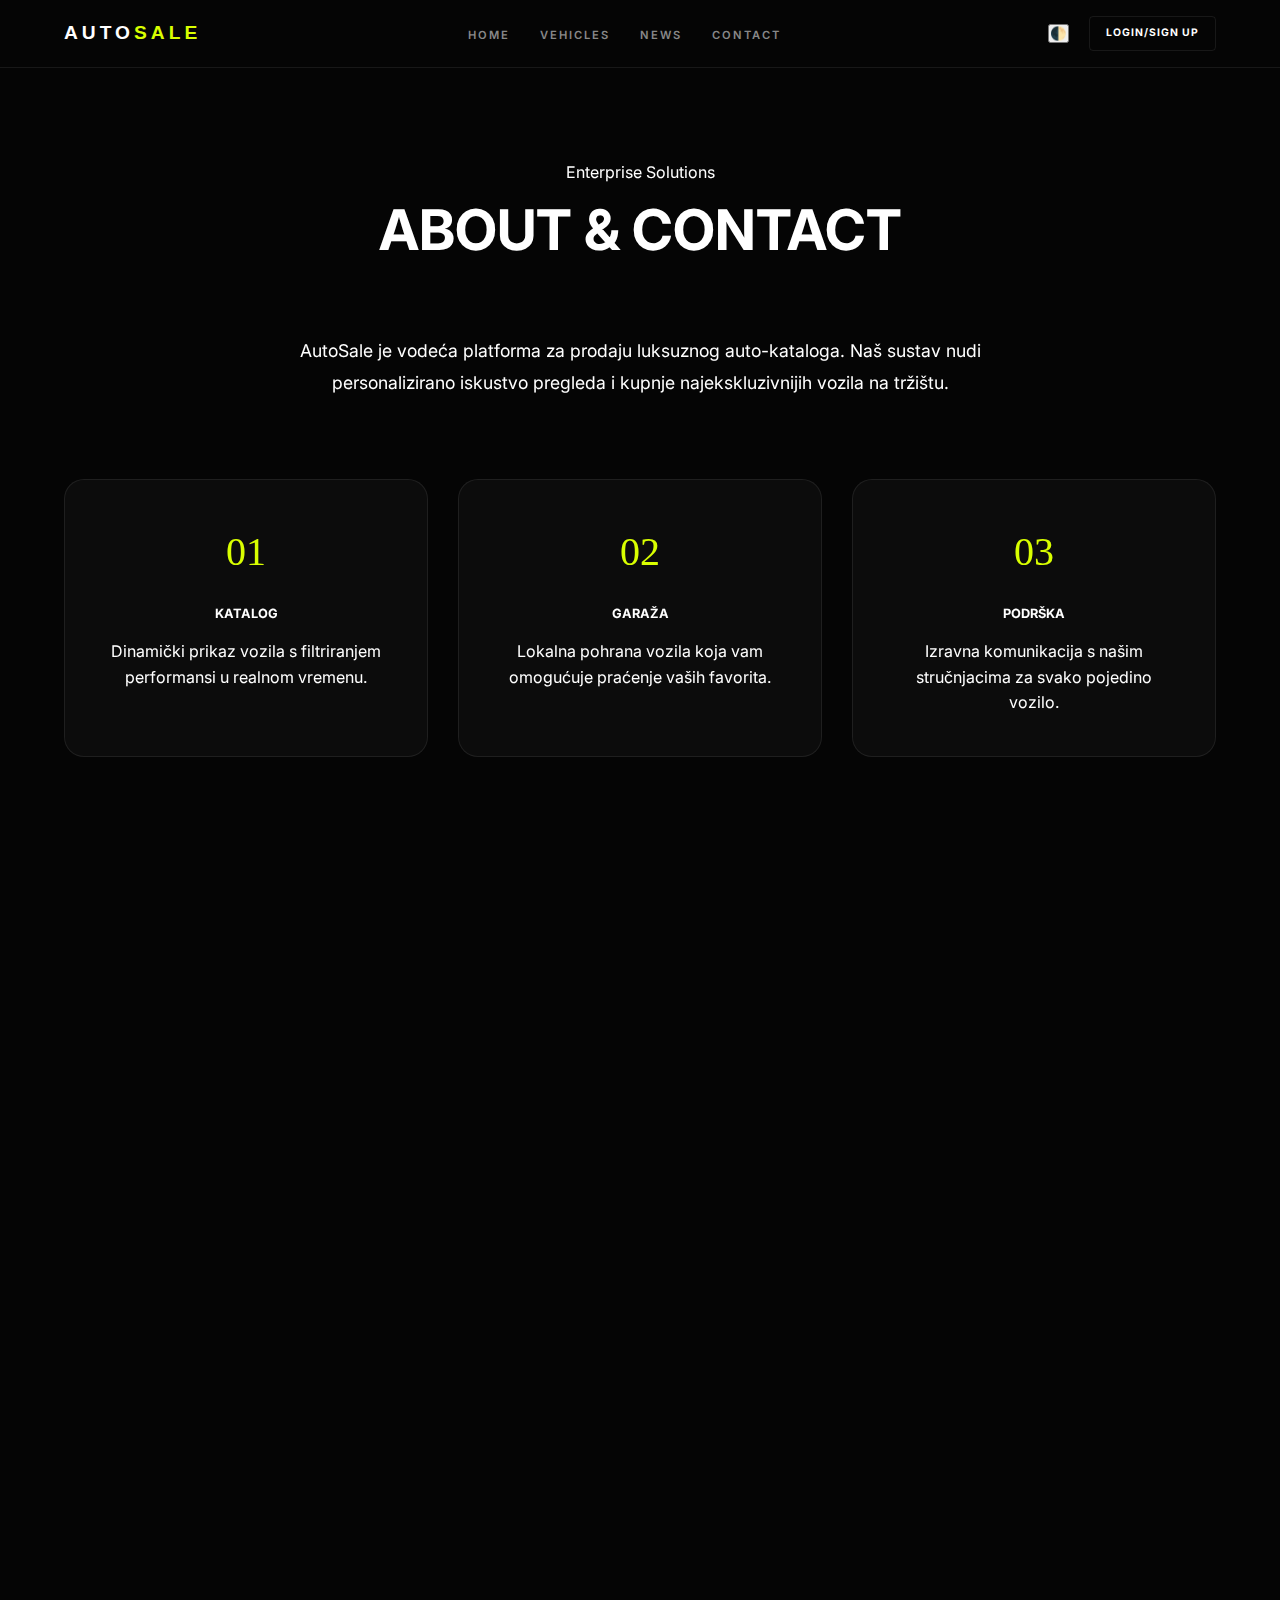
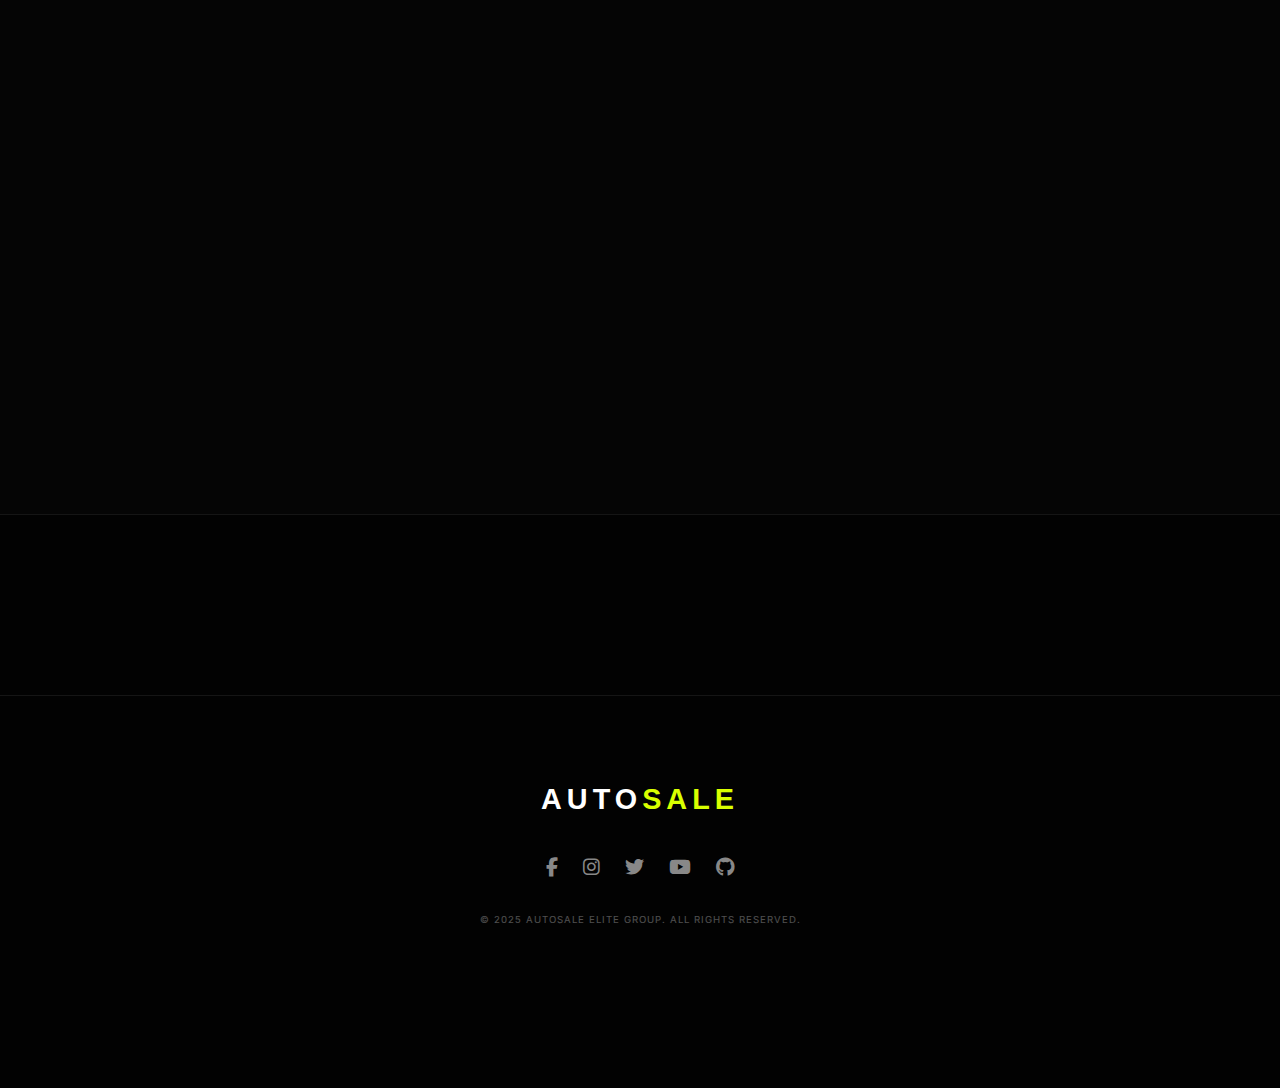
<file: src/contact.html>
<!DOCTYPE html>
<html lang="hr" data-theme="dark">
<head>
    <meta charset="utf-8">
    <meta name="viewport" content="width=device-width, initial-scale=1">
    <title>AutoSale | O sustavu i Kontakt</title>
    
    <meta name="robots" content="noindex, nofollow">

    <link href="https://unpkg.com/aos@2.3.1/dist/aos.css" rel="stylesheet">
    <link href="https://fonts.googleapis.com/css2?family=Syncopate:wght@700&family=Inter:wght@300;400;600;800&display=swap" rel="stylesheet">
    <link rel="stylesheet" href="style.css">
    <link rel="stylesheet" href="https://cdnjs.cloudflare.com/ajax/libs/font-awesome/6.4.2/css/all.min.css">
</head>
<body>

<header class="site-header">
    <div class="nav-container">
        <a href="index.html" class="logo">AUTO<span>SALE</span></a>
        
        <ul class="nav-links">
            <li><a href="index.html">Home</a></li>
            <li><a href="gallery.html">Vehicles</a></li>
            <li><a href="news.html">News</a></li>
            <li><a href="contact.html">Contact</a></li>
        </ul>

        <div class="nav-right">
            <a href="kosarica.html" id="garage-link" class="cart-link" style="display: none;">GARAGE [<span id="cart-count">0</span>]</a>
            <button id="themeToggle" class="theme-toggle-btn-menu">🌓</button>
            <a href="login.html" class="login-btn-top" id="login-trigger">Login/Sign Up</a>
            
            <div class="hamburger" id="hamburger">
                <span></span><span></span><span></span>
            </div>
        </div>
    </div>

    <div class="mobile-nav-overlay" id="mobile-menu">
        <ul class="mobile-links">
            <li><a href="index.html">Home</a></li>
            <li><a href="gallery.html">Vehicles</a></li>
            <li><a href="news.html">News</a></li>
            <li><a href="contact.html">Contact</a></li>
            <li><a href="login.html">Login/Sign Up</a></li>
        </ul>
    </div>
</header>

<section class="page-header" style="padding: 160px 0 60px; text-align: center;">
    <div class="container" data-aos="fade-down">
        <p class="category-label">Enterprise Solutions</p>
        <h1 class="syncopate" style="font-size: clamp(1.5rem, 5vw, 3.5rem);">ABOUT & CONTACT</h1>
    </div>
</section>

<main class="container">
    <section style="text-align: center; max-width: 800px; margin: 0 auto 80px;">
        <p class="muted" data-aos="fade-up" style="font-size: 1.1rem; line-height: 1.8;">
            AutoSale je vodeća platforma za prodaju luksuznog auto-kataloga. 
            Naš sustav nudi personalizirano iskustvo pregleda i kupnje najekskluzivnijih vozila na tržištu.
        </p>
    </section>

    <div class="car-grid" style="margin-bottom: 80px;">
        <div class="car-card" data-aos="fade-up" data-aos-delay="100" style="padding: 40px; text-align: center;">
            <div style="font-size: 2.5rem; color: var(--accent); margin-bottom: 20px; font-family: 'Syncopate';">01</div>
            <h3 class="syncopate" style="font-size: 0.8rem; margin-bottom: 15px;">KATALOG</h3>
            <p class="muted">Dinamički prikaz vozila s filtriranjem performansi u realnom vremenu.</p>
        </div>
        <div class="car-card" data-aos="fade-up" data-aos-delay="200" style="padding: 40px; text-align: center;">
            <div style="font-size: 2.5rem; color: var(--accent); margin-bottom: 20px; font-family: 'Syncopate';">02</div>
            <h3 class="syncopate" style="font-size: 0.8rem; margin-bottom: 15px;">GARAŽA</h3>
            <p class="muted">Lokalna pohrana vozila koja vam omogućuje praćenje vaših favorita.</p>
        </div>
        <div class="car-card" data-aos="fade-up" data-aos-delay="300" style="padding: 40px; text-align: center;">
            <div style="font-size: 2.5rem; color: var(--accent); margin-bottom: 20px; font-family: 'Syncopate';">03</div>
            <h3 class="syncopate" style="font-size: 0.8rem; margin-bottom: 15px;">PODRŠKA</h3>
            <p class="muted">Izravna komunikacija s našim stručnjacima za svako pojedino vozilo.</p>
        </div>
    </div>

    <div class="car-grid" style="gap: 30px;">
        <div class="car-card" data-aos="fade-right" style="padding: 40px;">
            <h3 class="syncopate" style="font-size: 1.1rem; margin-bottom: 30px; color: var(--accent);">INFO</h3>
            <div style="line-height: 2.8; margin-bottom: 40px;">
                <p class="muted" style="font-size: 0.8rem;">EMAIL: <span style="color: var(--text-main);">WebApp@AutoSale.com</span></p>
                <p class="muted" style="font-size: 0.8rem;">TELEFON: <span style="color: var(--text-main);">+385 99 123 4567</span></p>
                <p class="muted" style="font-size: 0.8rem;">LOKACIJA: <span style="color: var(--text-main);">Zagreb, Hrvatska</span></p>
            </div>
            <div style="background: var(--glass); padding: 25px; border-radius: 12px; border-left: 4px solid var(--accent);">
                <p class="category-label" style="margin-bottom: 5px;">Radno vrijeme</p>
                <p style="font-size: 1rem;">Pon – Pet: 08:00 – 16:00</p>
            </div>
        </div>

        <div class="car-card" data-aos="fade-left" style="padding: 40px;">
            <h3 class="syncopate" style="font-size: 1.1rem; margin-bottom: 30px;">POŠALJITE UPIT</h3>
            <form action="#" id="contactForm">
                <input type="text" placeholder="Ime i prezime" required style="width:100%; background:transparent; border:none; border-bottom:1px solid var(--border); color:var(--text-main); padding:12px 0; margin-bottom:25px; outline:none; font-family: 'Inter';">
                <input type="email" placeholder="Vaš Email" required style="width:100%; background:transparent; border:none; border-bottom:1px solid var(--border); color:var(--text-main); padding:12px 0; margin-bottom:25px; outline:none; font-family: 'Inter';">
                <textarea id="message" rows="4" placeholder="Vaša poruka..." style="width:100%; background:transparent; border:none; border-bottom:1px solid var(--border); color:var(--text-main); padding:12px 0; margin-bottom:30px; outline:none; resize:none; font-family: 'Inter';"></textarea>
                <button type="submit" class="btn-lux primary" style="width:100%; cursor: pointer;">POŠALJI ZAHTJEV</button>
            </form>
        </div>
    </div>

    <section style="margin-top: 100px; margin-bottom: 120px;" data-aos="zoom-in">
        <h2 class="syncopate" style="text-align: center; margin-bottom: 40px; font-size: 1.2rem; letter-spacing: 3px;">Posjetite Nas</h2>
        <div style="border: 1px solid var(--border); border-radius: 20px; overflow: hidden; height: 500px; box-shadow: 0 20px 40px rgba(0,0,0,0.4);">
            <iframe 
                src="https://www.google.com/maps?q=Vukovarska%20cesta%2080,%20Zagreb&output=embed" 
                width="100%" 
                height="100%" 
                style="border:0; filter: grayscale(1) invert(0.9) contrast(1.2);" 
                allowfullscreen="" 
                loading="lazy">
            </iframe>
        </div>
        <div style="text-align: center; margin-top: 25px;">
            <p class="muted" style="font-size: 0.8rem; letter-spacing: 2px;">Ul. grada Vukovara 80, 10000 ZAGREB, CROATIA</p>
        </div>
    </section>
</main>

<footer>
    <div class="footer-container" style="text-align: center; padding: 80px 5%; border-top: 1px solid var(--border); background: #020202; margin-top: 100px;">
        <div class="logo syncopate" style="font-size: 1.8rem; letter-spacing: 5px;">
            AUTO<span>SALE</span>
        </div>

        <div class="social-icons">
            <a href="https://facebook.com"><i class="fa-brands fa-facebook-f"></i></a>
            <a href="https://instagram.com"><i class="fa-brands fa-instagram"></i></a>
            <a href="https://twitter.com"><i class="fa-brands fa-twitter"></i></a>
            <a href="https://youtube.com"><i class="fa-brands fa-youtube"></i></a>
            <a href="https://github.com/Destro365"><i class="fa-brands fa-github"></i></a>

        </div>

        <p style="opacity: 0.3; font-size: 0.6rem; letter-spacing: 1px; margin-top: 20px;">© 2025 AUTOSALE ELITE GROUP. ALL RIGHTS RESERVED.</p>
    </div>

    

</footer>

<script src="https://unpkg.com/aos@2.3.1/dist/aos.js"></script>
<script src="main.js"></script>
<script>
    AOS.init({ duration: 1000, once: true });
    
    const params = new URLSearchParams(window.location.search);
    if(params.get('id')) {
        const msgField = document.getElementById('message');
        if(msgField) msgField.value = `Zanima me vozilo ID: ${params.get('id')}. Molim vas više informacija.`;
    }

    document.getElementById('contactForm').addEventListener('submit', (e) => {
        e.preventDefault();
        alert('Zahtjev poslan! Naši stručnjaci će vam se javiti uskoro.');
    });
</script>
</body>
</html>
</file>
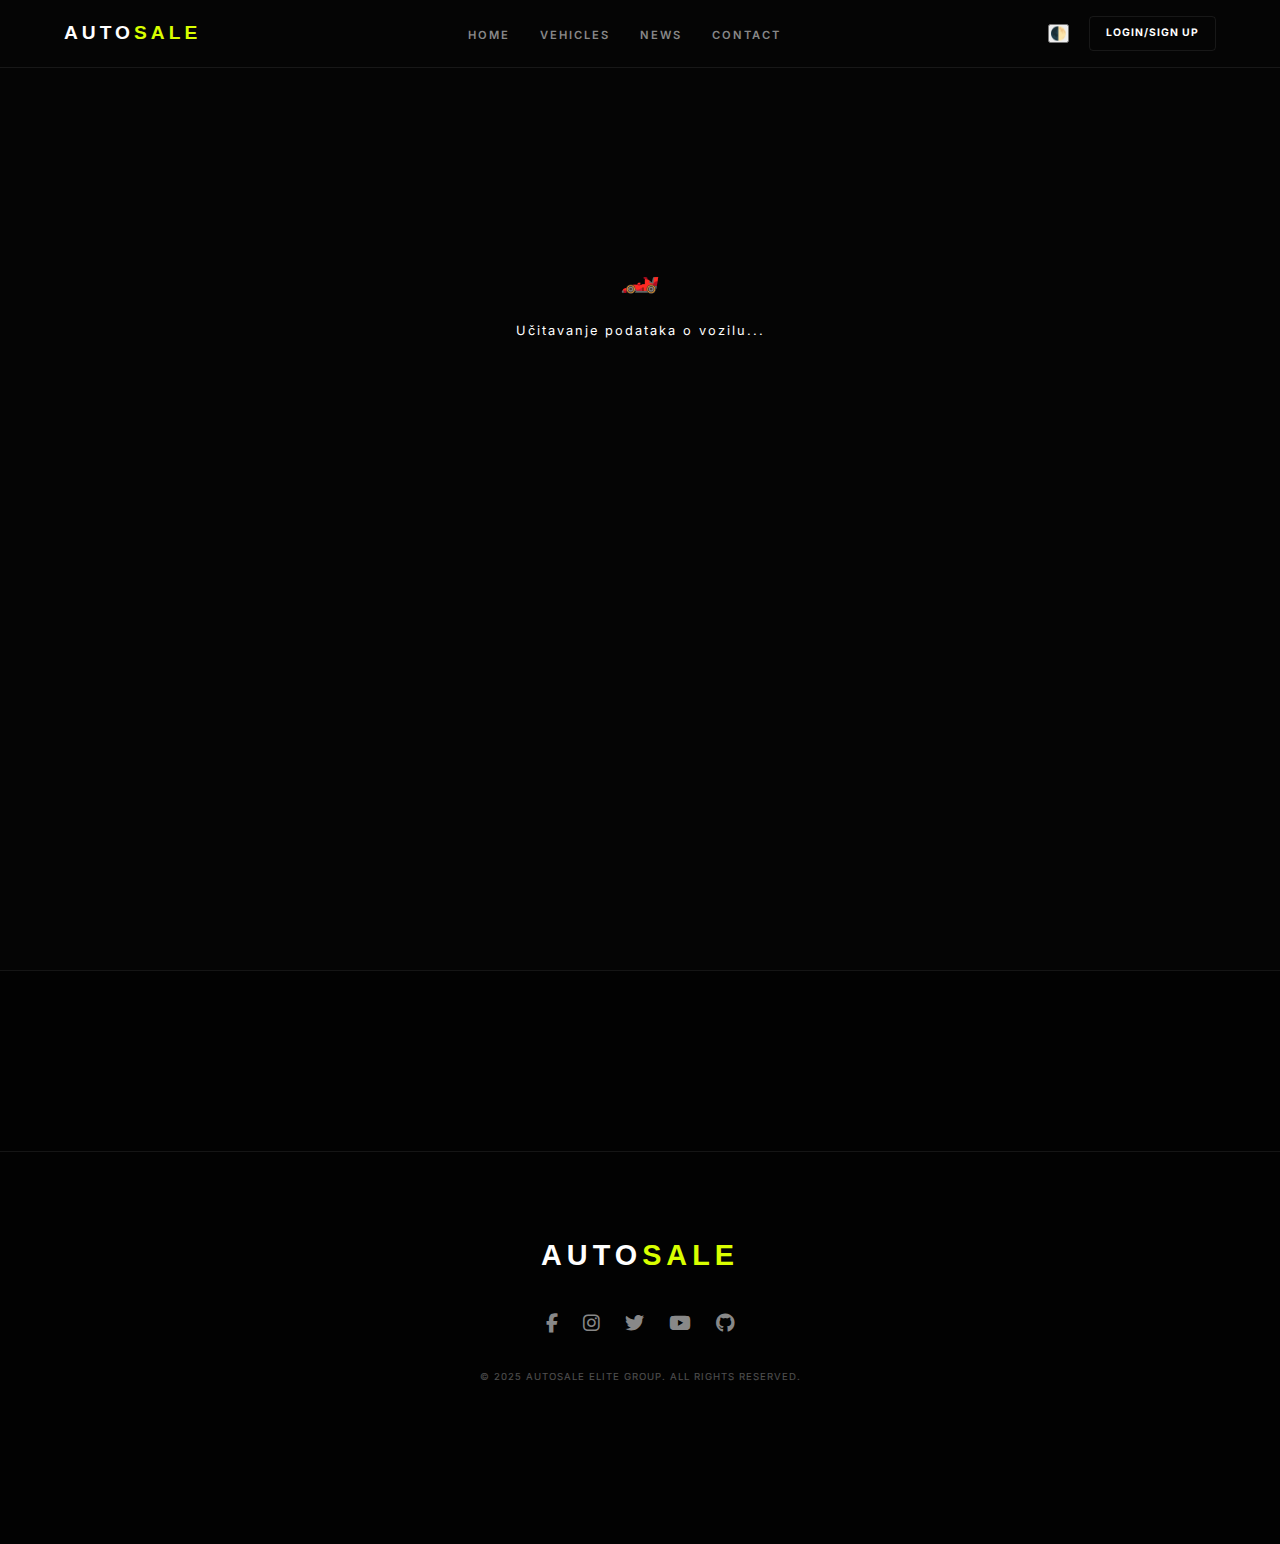
<file: src/detalji.html>
<!DOCTYPE html>
<html lang="hr" data-theme="dark">
<head>
    <meta charset="UTF-8">
    <meta name="viewport" content="width=device-width, initial-scale=1.0">
    <title>VEHICLE DETAILS | AUTOSALE</title>
    
    <meta name="robots" content="noindex, nofollow">

    <link href="https://unpkg.com/aos@2.3.1/dist/aos.css" rel="stylesheet">
    <link href="https://fonts.googleapis.com/css2?family=Syncopate:wght@700&family=Inter:wght@300;400;600;800&display=swap" rel="stylesheet">
    <link rel="stylesheet" href="style.css">
    <link rel="stylesheet" href="https://cdnjs.cloudflare.com/ajax/libs/font-awesome/6.4.2/css/all.min.css">
</head>
<body>

<header class="site-header">
    <div class="nav-container">
        <a href="index.html" class="logo">AUTO<span>SALE</span></a>
        
        <ul class="nav-links">
            <li><a href="index.html">Home</a></li>
            <li><a href="gallery.html">Vehicles</a></li>
            <li><a href="news.html">News</a></li>
            <li><a href="contact.html">Contact</a></li>
        </ul>

        <div class="nav-right">
            <a href="kosarica.html" id="garage-link" class="cart-link" style="display: none;"><i class="fa-solid fa-warehouse"></i><span class="cart-text">GARAGE</span> [<span id="cart-count">0</span>]</a>
            <button id="themeToggle" class="theme-toggle-btn-menu">🌓</button>
            <a href="login.html" class="login-btn-top" id="login-trigger">Login/Sign Up</a>
            
            <div class="hamburger" id="hamburger">
                <span></span><span></span><span></span>
            </div>
        </div>
    </div>

    <div class="mobile-nav-overlay" id="mobile-menu">
        <ul class="mobile-links">
            <li><a href="index.html">Home</a></li>
            <li><a href="gallery.html">Vehicles</a></li>
            <li><a href="news.html">News</a></li>
            <li><a href="contact.html">Contact</a></li>
            <li><a href="login.html">Login/Sign Up</a></li>
        </ul>
    </div>
</header>

<main class="container" style="margin-top: 150px; min-height: 80vh;">
    <div id="details-content">
        <div style="text-align: center; padding: 100px;">
            <div class="loader-icon" style="font-size: 2rem; margin-bottom: 20px;">🏎️</div>
            <p class="muted syncopate" style="font-size: 0.8rem; letter-spacing: 2px;">Učitavanje podataka o vozilu...</p>
        </div>
    </div>
</main>

<footer>
    <div class="footer-container" style="text-align: center; padding: 80px 5%; border-top: 1px solid var(--border); background: #020202; margin-top: 100px;">
        <div class="logo syncopate" style="font-size: 1.8rem; letter-spacing: 5px;">
            AUTO<span>SALE</span>
        </div>

        <div class="social-icons">
            <a href="https://facebook.com"><i class="fa-brands fa-facebook-f"></i></a>
            <a href="https://instagram.com"><i class="fa-brands fa-instagram"></i></a>
            <a href="https://twitter.com"><i class="fa-brands fa-twitter"></i></a>
            <a href="https://youtube.com"><i class="fa-brands fa-youtube"></i></a>
            <a href="https://github.com/Destro365"><i class="fa-brands fa-github"></i></a>
        </div>

        <p style="opacity: 0.3; font-size: 0.6rem; letter-spacing: 1px; margin-top: 20px;">© 2025 AUTOSALE ELITE GROUP. ALL RIGHTS RESERVED.</p>
    </div>

    

</footer>

<script src="https://unpkg.com/aos@2.3.1/dist/aos.js"></script>
<script src="main.js"></script> 
<script>
    AOS.init({ duration: 1000, once: true });
    
    const savedTheme = localStorage.getItem('theme') || 'dark';
    document.documentElement.setAttribute('data-theme', savedTheme);

    window.scrollTo(0, 0);
</script>
</body>
</html>
</file>
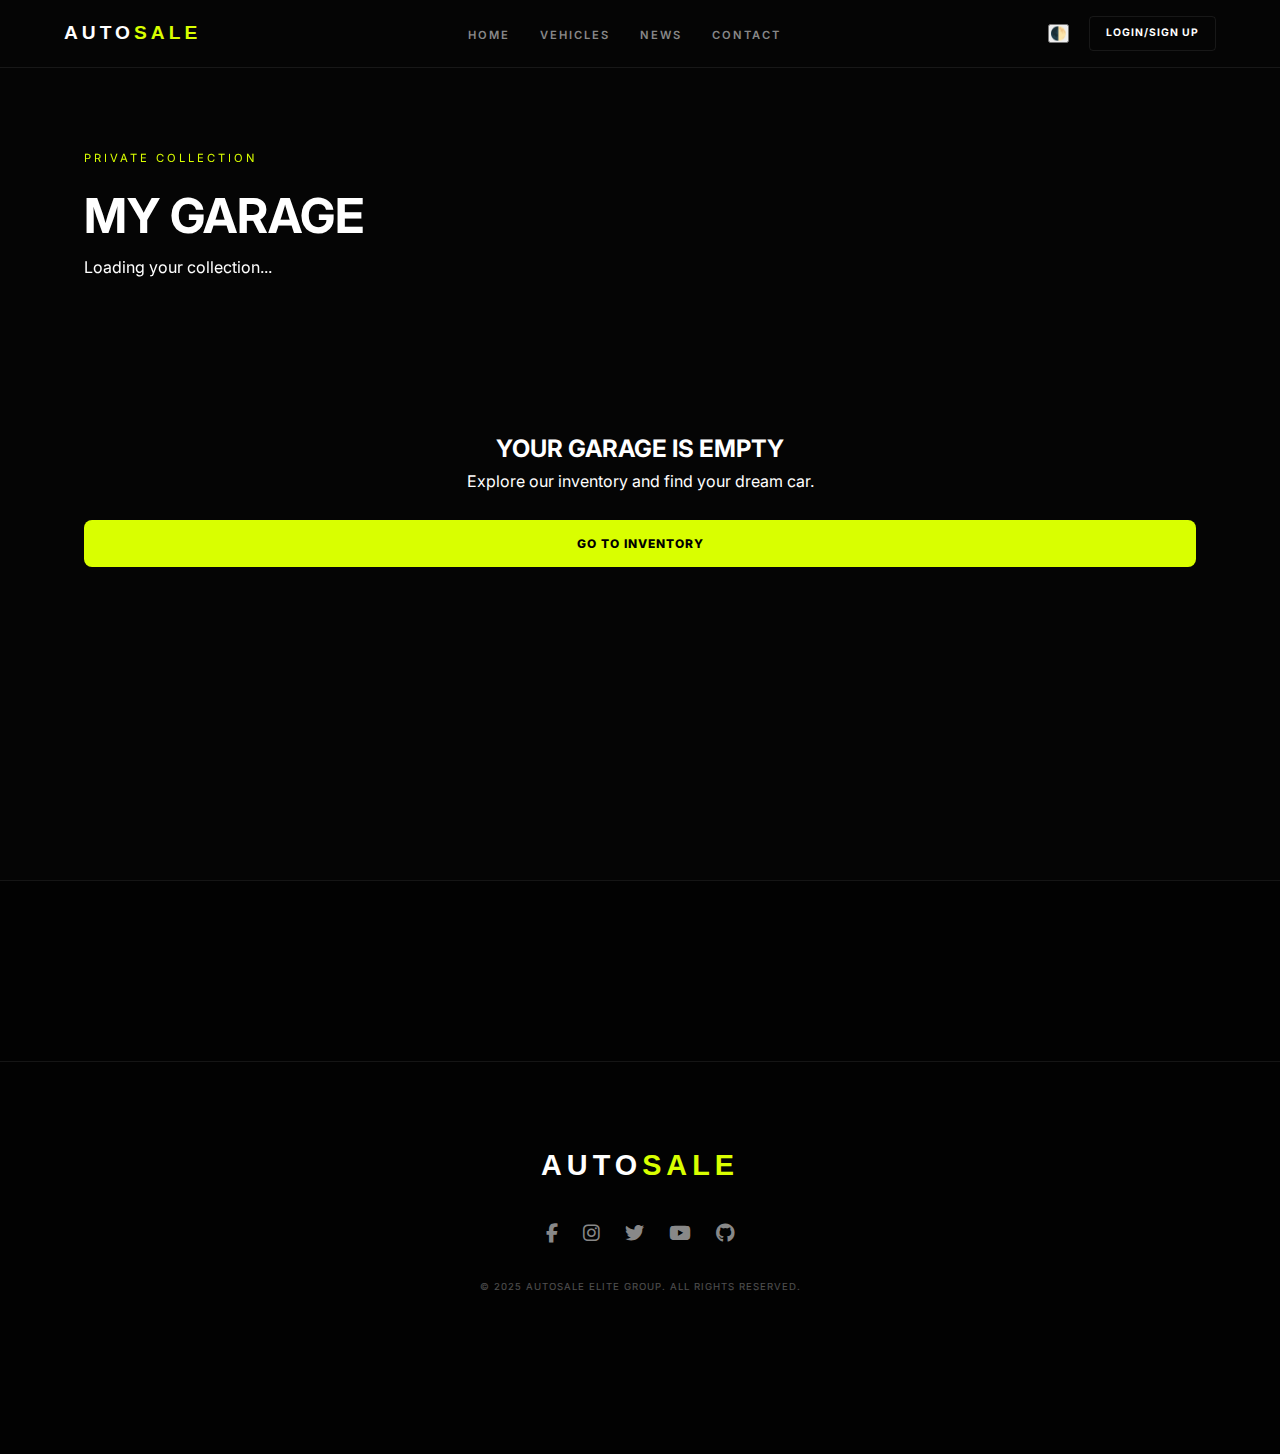
<file: src/kosarica.html>
<!DOCTYPE html>
<html lang="hr" data-theme="dark">
    <head>
        <meta charset="UTF-8">
        <meta name="viewport" content="width=device-width, initial-scale=1.0">
        <title>MY GARAGE | AUTOSALE</title>
    
        <meta name="robots" content="noindex, nofollow">

        <link href="https://unpkg.com/aos@2.3.1/dist/aos.css" rel="stylesheet">
        <link href="https://fonts.googleapis.com/css2?family=Syncopate:wght@700&family=Inter:wght@300;400;600;800&display=swap" rel="stylesheet">
        <link rel="stylesheet" href="style.css">
        <link rel="stylesheet" href="https://cdnjs.cloudflare.com/ajax/libs/font-awesome/6.4.2/css/all.min.css">
    </head>
    <body>

    <header class="site-header">
        <div class="nav-container">
            <a href="index.html" class="logo">AUTO<span>SALE</span></a>
        
            <ul class="nav-links">
                <li><a href="index.html">Home</a></li>
                <li><a href="gallery.html">Vehicles</a></li>
                <li><a href="news.html">News</a></li>
                <li><a href="contact.html">Contact</a></li>
            </ul>

            <div class="nav-right">
                <a href="kosarica.html" id="garage-link" class="cart-link" style="display: none;"><i class="fa-solid fa-warehouse"></i><span class="cart-text">GARAGE</span> [<span id="cart-count">0</span>]</a>      
                <button id="themeToggle" class="theme-toggle-btn-menu">🌓</button>
                <a href="login.html" class="login-btn-top" id="login-trigger">Login/Sign Up</a>
            
                <div class="hamburger" id="hamburger">
                    <span></span><span></span><span></span>
                </div>
            </div>
        </div>

        <div class="mobile-nav-overlay" id="mobile-menu">
            <ul class="mobile-links">
                <li><a href="index.html">Home</a></li>
                <li><a href="gallery.html">Vehicles</a></li>
                <li><a href="news.html">News</a></li>
                <li><a href="contact.html">Contact</a></li>
                <li><a href="login.html">Login/Sign Up</a></li>
            </ul>
        </div>
    </header>

    <main class="container" style="margin-top: 150px; min-height: 70vh; padding: 0 20px;">
        <div class="section-head" data-aos="fade-right">
            <p class="category-label" style="color: var(--accent); letter-spacing: 3px; font-size: 0.7rem; margin-bottom: 10px;">PRIVATE COLLECTION</p>
            <h1 class="syncopate" style="font-size: clamp(2rem, 5vw, 3rem);">MY GARAGE</h1>
            <p id="garage-stats" class="muted">Loading your collection...</p>
        </div>

        <div id="garage-list" class="car-grid" style="margin-top: 50px;">
        </div>

        <div id="total-value-container" style="margin-top: 80px; border-top: 1px solid var(--border); padding: 40px 0; display: none; text-align: center;">
            <h2 class="syncopate" style="font-size: 0.7rem; color: var(--text-muted); letter-spacing: 3px;">TOTAL COLLECTION VALUE</h2>
            <p id="total-price" style="font-size: clamp(2rem, 6vw, 3.5rem); color: var(--accent); font-weight: 800; font-family: 'Syncopate'; margin: 15px 0;">0 €</p>
            <button class="btn-lux primary" style="margin-top: 25px; padding: 18px 50px; cursor: pointer;" onclick="checkout()">Proceed to Bespoke Service</button>
        </div>
    </main>

    <div id="checkout-modal" style="display:none; position:fixed; top:0; left:0; width:100%; height:100%; background:rgba(0,0,0,0.98); z-index:9999; align-items:center; justify-content:center; backdrop-filter: blur(15px);">
        <div style="background:#0a0a0a; padding:60px; border:1px solid var(--accent); text-align:center; border-radius:20px; max-width:550px; width: 90%;" data-aos="zoom-in">
            <div style="font-size: 4rem; color: var(--accent); margin-bottom: 25px;">✓</div>
            <h2 class="syncopate" style="color:#fff; letter-spacing: 4px; margin-bottom: 20px; font-size: 1.4rem;">RESERVATION SENT</h2>
            <p style="margin-bottom: 40px; color:rgba(255,255,255,0.6); line-height: 1.8; font-size: 0.95rem;">
                Poštovani, Vaš zahtjev za akviziciju vozila je zaprimljen. Naš <b style="color:var(--accent);">Elitni Tim</b> tim će Vas kontaktirati u najkraćem mogućem roku putem Vaših pristupnih podataka.
            </p>
            <button class="btn-lux primary" onclick="closeModalAndClear()" style="width: 100%; cursor: pointer; padding: 15px;">RETURN TO HOME</button>
        </div>
    </div>

<footer>
    <div class="footer-container" style="text-align: center; padding: 80px 5%; border-top: 1px solid var(--border); background: #020202; margin-top: 100px;">
        <div class="logo syncopate" style="font-size: 1.8rem; letter-spacing: 5px;">
            AUTO<span>SALE</span>
        </div>

        <div class="social-icons">
            <a href="https://facebook.com"><i class="fa-brands fa-facebook-f"></i></a>
            <a href="https://instagram.com"><i class="fa-brands fa-instagram"></i></a>
            <a href="https://twitter.com"><i class="fa-brands fa-twitter"></i></a>
            <a href="https://youtube.com"><i class="fa-brands fa-youtube"></i></a>
            <a href="https://github.com/Destro365"><i class="fa-brands fa-github"></i></a>
        </div>

        <p style="opacity: 0.3; font-size: 0.6rem; letter-spacing: 1px; margin-top: 20px;">© 2025 AUTOSALE ELITE GROUP. ALL RIGHTS RESERVED.</p>
    </div>

    

</footer>

    <script src="https://unpkg.com/aos@2.3.1/dist/aos.js"></script>
    <script src="main.js"></script> 

    </body>
</html>
</file>
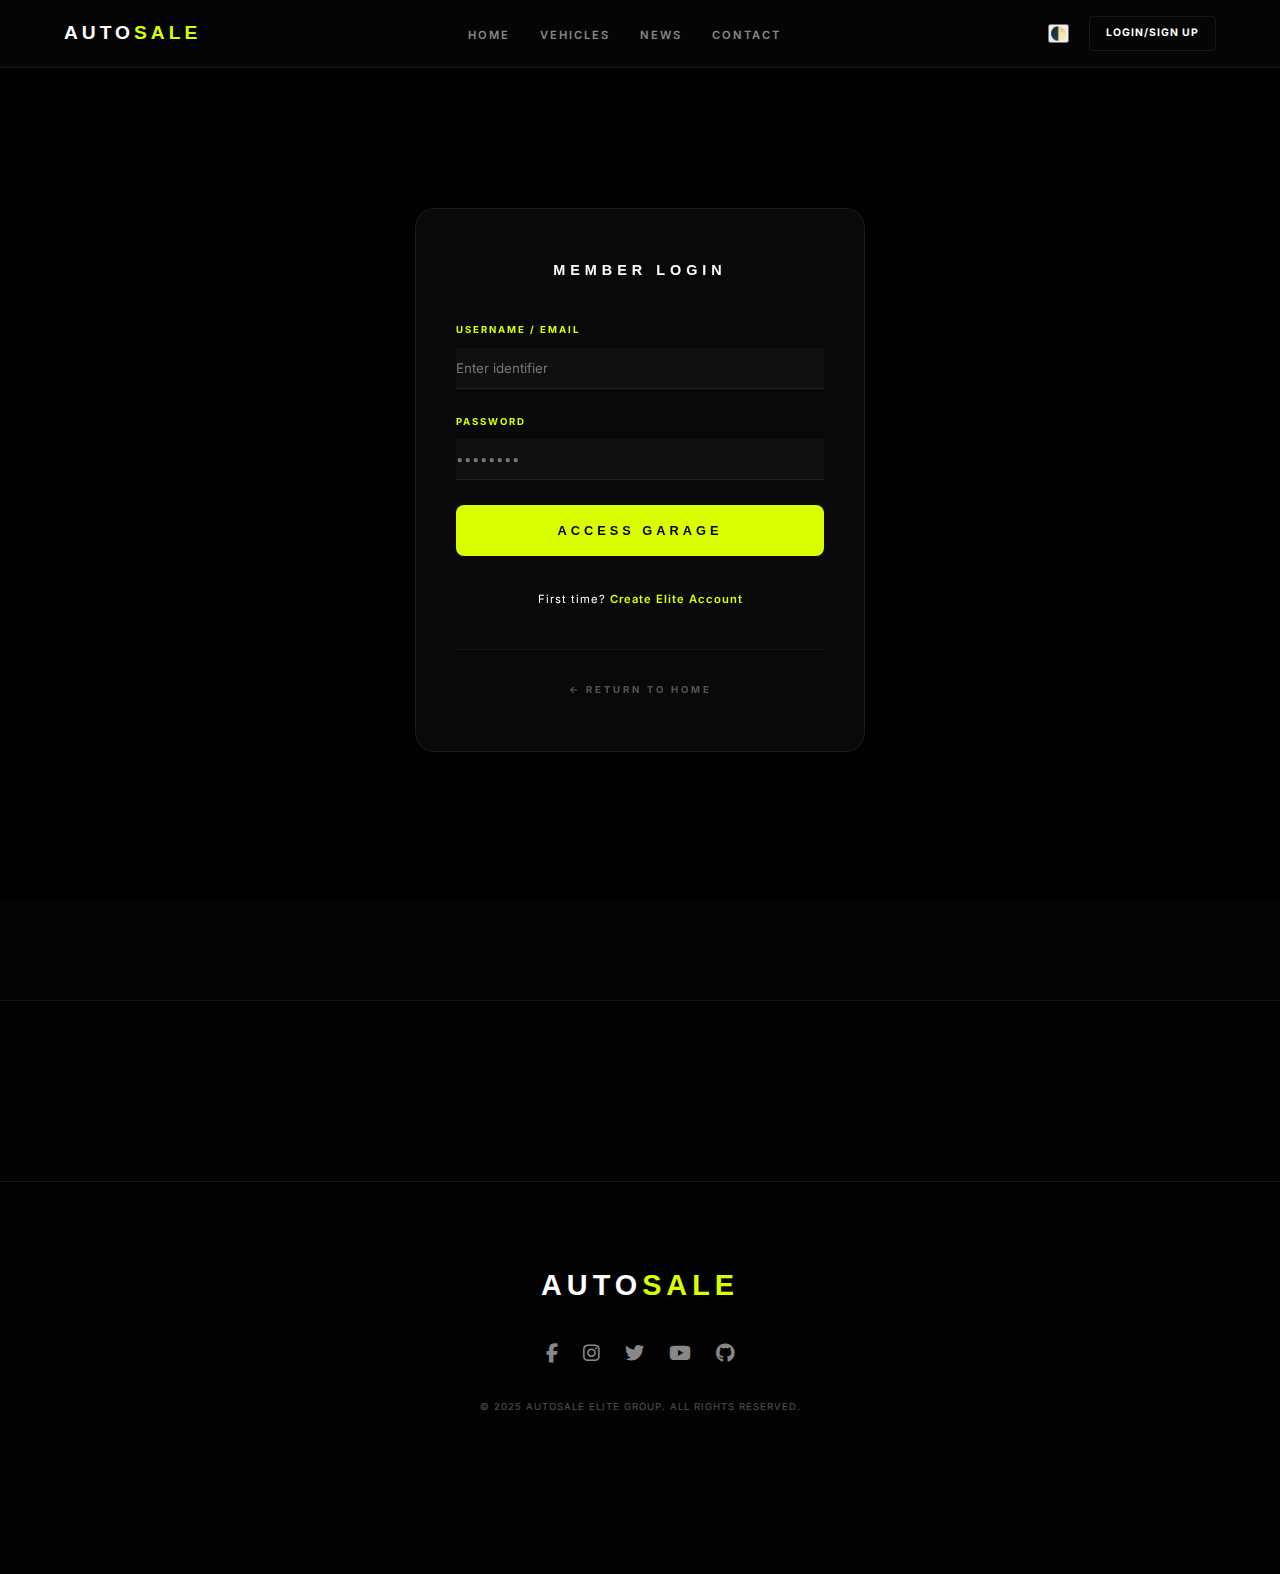
<file: src/login.html>
<!DOCTYPE html>
<html lang="hr" data-theme="dark">
<head>
    <meta charset="UTF-8">
    <meta name="viewport" content="width=device-width, initial-scale=1.0">
    <title>AutoSale | Member Access</title>
    
    <meta name="robots" content="noindex, nofollow">

    <link href="https://unpkg.com/aos@2.3.1/dist/aos.css" rel="stylesheet">
    <link href="https://fonts.googleapis.com/css2?family=Syncopate:wght@700&family=Inter:wght@300;400;600;800&display=swap" rel="stylesheet">
    <link rel="stylesheet" href="style.css">
    <link rel="stylesheet" href="https://cdnjs.cloudflare.com/ajax/libs/font-awesome/6.4.2/css/all.min.css">
    
    <style>
        .login-wrapper {
            min-height: 100vh;
            display: flex;
            align-items: center;
            justify-content: center;
            background: linear-gradient(rgba(0,0,0,0.8), rgba(0,0,0,0.9)), 
                        url('https://images.unsplash.com/photo-1492144534655-ae79c964c9d7?auto=format&fit=crop&w=1920&q=80');
            background-size: cover;
            background-position: center;
            padding: 120px 20px 60px;
        }
        .login-card {
            width: 100%;
            max-width: 450px;
            background: rgba(10, 10, 10, 0.9);
            backdrop-filter: blur(30px);
            padding: 50px 40px;
            border-radius: 20px;
            border: 1px solid var(--border);
            text-align: center;
            box-shadow: 0 30px 60px rgba(0,0,0,0.6);
        }
        .login-card h2 {
            font-family: 'Syncopate', sans-serif;
            font-size: 0.9rem;
            margin-bottom: 40px;
            letter-spacing: 5px;
            color: #fff;
        }
        .input-group {
            text-align: left;
            margin-bottom: 25px;
        }
        .input-group label {
            display: block;
            font-size: 0.6rem;
            text-transform: uppercase;
            color: var(--accent);
            margin-bottom: 10px;
            letter-spacing: 2px;
            font-weight: 700;
        }
        .input-group input {
            width: 100%;
            background: rgba(255,255,255,0.03);
            border: none;
            border-bottom: 1px solid var(--border);
            padding: 12px 0;
            color: #fff;
            outline: none;
            transition: all 0.4s ease;
            font-family: 'Inter', sans-serif;
        }
        .input-group input:focus {
            border-bottom-color: var(--accent);
            background: transparent;
            padding-left: 10px;
        }
        .login-btn {
            width: 100%;
            margin-top: 20px;
            padding: 18px;
            letter-spacing: 4px;
            font-size: 0.8rem;
            cursor: pointer;
        }
        .hidden { display: none; }
        
        .toggle-link {
            color: var(--accent);
            text-decoration: none;
            font-weight: 600;
            cursor: pointer;
            border-bottom: 1px solid transparent;
            transition: 0.3s;
        }
        .toggle-link:hover { border-bottom-color: var(--accent); }
    </style>
</head>
<body>

<header class="site-header">
    <div class="nav-container">
        <a href="index.html" class="logo">AUTO<span>SALE</span></a>
        
        <ul class="nav-links">
            <li><a href="index.html">Home</a></li>
            <li><a href="gallery.html">Vehicles</a></li>
            <li><a href="news.html">News</a></li>
            <li><a href="contact.html">Contact</a></li>
        </ul>

        <div class="nav-right">
            <a href="kosarica.html" id="garage-link" class="cart-link" style="display: none;"><i class="fa-solid fa-warehouse"></i><span class="cart-text">GARAGE</span> [<span id="cart-count">0</span>]</a>            
            <button id="themeToggle" class="theme-toggle-btn-menu">🌓</button>
            <a href="login.html" class="login-btn-top" id="login-trigger">Login/Sign Up</a>
            
            <div class="hamburger" id="hamburger">
                <span></span><span></span><span></span>
            </div>
        </div>
    </div>

    <div class="mobile-nav-overlay" id="mobile-menu">
        <ul class="mobile-links">
            <li><a href="index.html">Home</a></li>
            <li><a href="gallery.html">Vehicles</a></li>
            <li><a href="news.html">News</a></li>
            <li><a href="contact.html">Contact</a></li>
            <li><a href="login.html">Login/Sign Up</a></li>
        </ul>
    </div>
</header>

    <div class="login-wrapper">
        <div class="login-card" data-aos="fade-up">
            <div id="login-section">
                <h2 class="syncopate">MEMBER LOGIN</h2>
                <form id="loginForm">
                    <div class="input-group">
                        <label>Username / Email</label>
                        <input type="text" id="login-user" placeholder="Enter identifier" required>
                    </div>
                    <div class="input-group">
                        <label>Password</label>
                        <input type="password" id="login-pass" placeholder="••••••••" required>
                    </div>
                    <button type="submit" class="btn-lux primary login-btn">ACCESS GARAGE</button>
                </form>
                <div style="margin-top: 35px; font-size: 0.7rem;">
                    <p class="muted" style="letter-spacing: 1px;">First time? <span class="toggle-link" onclick="toggleForm()">Create Elite Account</span></p>
                </div>
            </div>

            <div id="register-section" class="hidden">
                <h2 class="syncopate">CREATE ACCOUNT</h2>
                <form id="registerForm">
                    <div class="input-group">
                        <label>Full Name</label>
                        <input type="text" id="reg-name" placeholder="Name and Surname" required>
                    </div>
                    <div class="input-group">
                        <label>Email Address</label>
                        <input type="email" id="reg-email" placeholder="email@address.com" required>
                    </div>
                    <div class="input-group">
                        <label>Choose Password</label>
                        <input type="password" id="reg-pass" placeholder="••••••••" required>
                    </div>
                    <button type="submit" class="btn-lux primary login-btn">REGISTER NOW</button>
                </form>
                <div style="margin-top: 35px; font-size: 0.7rem;">
                    <p class="muted" style="letter-spacing: 1px;">Already a member? <span class="toggle-link" onclick="toggleForm()">Sign In</span></p>
                </div>
            </div>

            <div style="margin-top: 40px; border-top: 1px solid rgba(255,255,255,0.05); padding-top: 25px;">
                <a href="index.html" style="color: rgba(255,255,255,0.3); text-decoration: none; text-transform: uppercase; font-size: 0.6rem; letter-spacing: 3px; font-weight: 700;">← Return to Home</a>
            </div>
        </div>
    </div>

    <script src="https://unpkg.com/aos@2.3.1/dist/aos.js"></script>
    <script src="main.js"></script> 
    <script>
        document.addEventListener('DOMContentLoaded', () => {
            AOS.init({ duration: 1000, once: true });
        
            // Provjera je li korisnik već ulogiran
            if(localStorage.getItem('isLoggedIn') === 'true') {
                window.location.href = 'index.html';
            }
        });

        function toggleForm() {
            document.getElementById('login-section').classList.toggle('hidden');
            document.getElementById('register-section').classList.toggle('hidden');
        }

        // LOGIN LOGIKA
        document.getElementById('loginForm').addEventListener('submit', (e) => {
            e.preventDefault();
            const user = document.getElementById('login-user').value;
        
            localStorage.setItem('isLoggedIn', 'true');
            localStorage.setItem('autosale_user', user);
        
            if(typeof showToast === "function") {
                showToast("ACCESS GRANTED. WELCOME.");
            } else {
                alert("ACCESS GRANTED. WELCOME.");
            }
            
            setTimeout(() => {
                window.location.href = 'index.html';
            }, 1200);
        });

        // REGISTER LOGIKA
        document.getElementById('registerForm').addEventListener('submit', (e) => {
            e.preventDefault();
            if(typeof showToast === "function") {
                showToast("ACCOUNT CREATED. PLEASE SIGN IN.");
            } else {
                alert("ACCOUNT CREATED. PLEASE SIGN IN.");
            }
            toggleForm();
        });
    </script>

    <footer>
    <div class="footer-container" style="text-align: center; padding: 80px 5%; border-top: 1px solid var(--border); background: #020202; margin-top: 100px;">
        <div class="logo syncopate" style="font-size: 1.8rem; letter-spacing: 5px;">
            AUTO<span>SALE</span>
        </div>

        <div class="social-icons">
            <a href="https://facebook.com"><i class="fa-brands fa-facebook-f"></i></a>
            <a href="https://instagram.com"><i class="fa-brands fa-instagram"></i></a>
            <a href="https://twitter.com"><i class="fa-brands fa-twitter"></i></a>
            <a href="https://youtube.com"><i class="fa-brands fa-youtube"></i></a>
            <a href="https://github.com/Destro365"><i class="fa-brands fa-github"></i></a>
        </div>

        <p style="opacity: 0.3; font-size: 0.6rem; letter-spacing: 1px; margin-top: 20px;">© 2025 AUTOSALE ELITE GROUP. ALL RIGHTS RESERVED.</p>
    </div>

    

</footer>
</body>
</html>
</file>
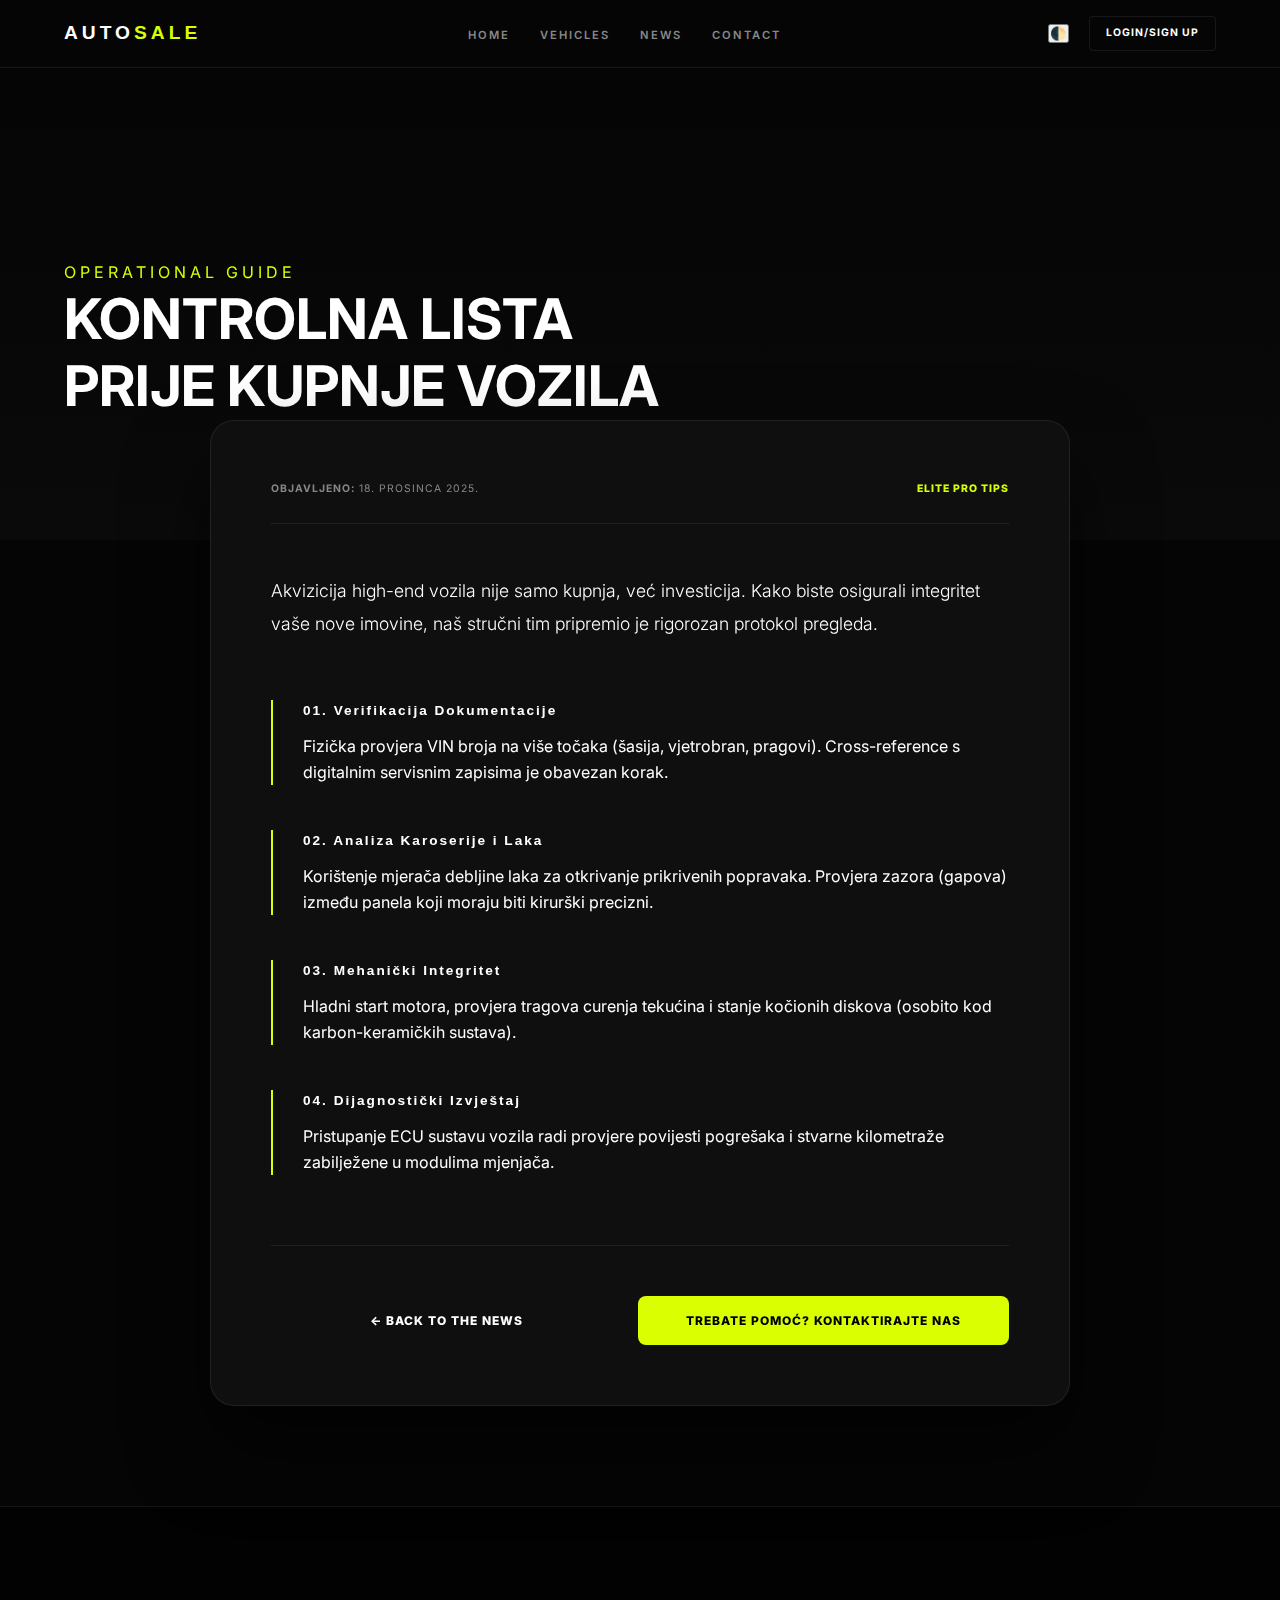
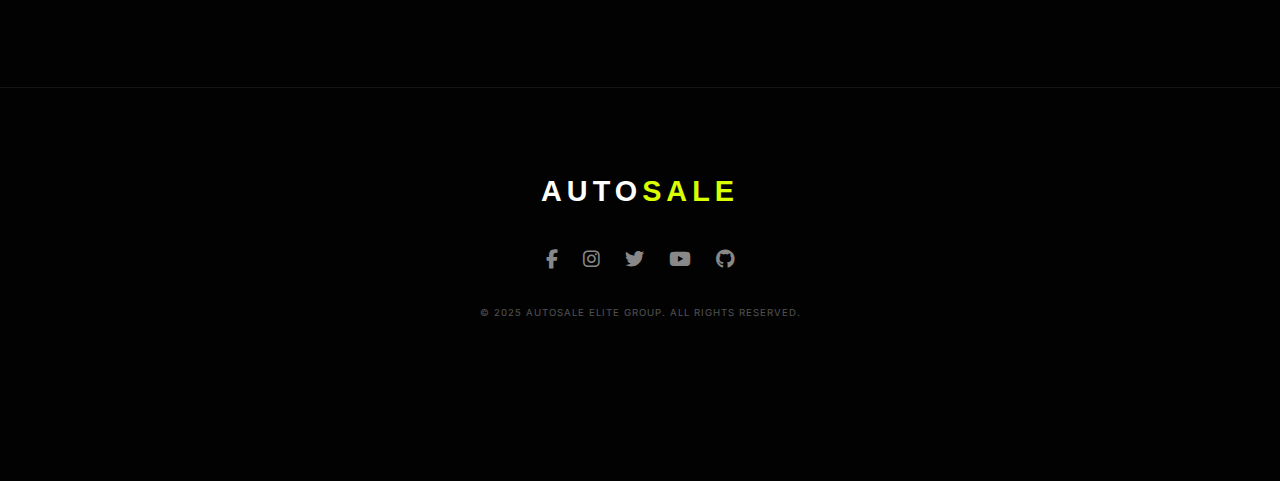
<file: src/news-1.html>
<!DOCTYPE html>
<html lang="hr" data-theme="dark">
<head>
    <meta charset="utf-8">
    <meta name="viewport" content="width=device-width, initial-scale=1">
    <title>AutoSale | News - Savjeti</title>
    <link href="https://unpkg.com/aos@2.3.1/dist/aos.css" rel="stylesheet">
    <link href="https://fonts.googleapis.com/css2?family=Syncopate:wght@700&family=Inter:wght@300;400;600;800&display=swap" rel="stylesheet">
    <link rel="stylesheet" href="style.css">
    <link rel="stylesheet" href="https://cdnjs.cloudflare.com/ajax/libs/font-awesome/6.4.2/css/all.min.css">
    <style>
        .article-hero { 
            height: 60vh; 
            background: linear-gradient(to bottom, rgba(0,0,0,0.3), #0a0a0a), 
                        url('https://images.unsplash.com/photo-1486262715619-67b85e0b08d3?auto=format&fit=crop&w=1920&q=80'); 
            background-size: cover; 
            background-position: center; 
            display: flex; 
            align-items: flex-end; 
            padding-bottom: 120px; 
        }
        .article-content { max-width: 900px; margin: -120px auto 100px; position: relative; z-index: 10; padding: 0 20px; }
        .article-card { 
            background: rgba(15, 15, 15, 0.98); 
            padding: 60px; 
            border-radius: 24px; 
            border: 1px solid var(--border); 
            backdrop-filter: blur(20px); 
            box-shadow: 0 40px 80px rgba(0,0,0,0.6); 
        }
        .checklist-item { 
            margin-bottom: 45px; 
            padding-left: 30px; 
            border-left: 2px solid var(--accent); 
            transition: 0.3s;
        }
        .checklist-item:hover {
            border-left-width: 6px;
            padding-left: 35px;
        }
        .checklist-item h3 { font-family: 'Syncopate', sans-serif; font-size: 0.85rem; margin-bottom: 12px; color: #fff; letter-spacing: 2px; }
        .checklist-item p { line-height: 1.6; }
    </style>
</head>
<body>

<header class="site-header">
    <div class="nav-container">
        <a href="index.html" class="logo">AUTO<span>SALE</span></a>
        
        <ul class="nav-links">
            <li><a href="index.html">Home</a></li>
            <li><a href="gallery.html">Vehicles</a></li>
            <li><a href="news.html">News</a></li>
            <li><a href="contact.html">Contact</a></li>
        </ul>

        <div class="nav-right">
            <a href="kosarica.html" id="garage-link" class="cart-link" style="display: none;"><i class="fa-solid fa-warehouse"></i><span class="cart-text">GARAGE</span> [<span id="cart-count">0</span>]</a>            
            <button id="themeToggle" class="theme-toggle-btn-menu">🌓</button>
            <a href="login.html" class="login-btn-top" id="login-trigger">Login/Sign Up</a>
            
            <div class="hamburger" id="hamburger">
                <span></span><span></span><span></span>
            </div>
        </div>
    </div>

    <div class="mobile-nav-overlay" id="mobile-menu">
        <ul class="mobile-links">
            <li><a href="index.html">Home</a></li>
            <li><a href="gallery.html">Vehicles</a></li>
            <li><a href="news.html">News</a></li>
            <li><a href="contact.html">Contact</a></li>
            <li><a href="login.html">Login/Sign Up</a></li>
        </ul>
    </div>
</header>
<section class="article-hero">
    <div class="container" data-aos="fade-up">
        <p class="category-label" style="color: var(--accent); letter-spacing: 4px;">OPERATIONAL GUIDE</p>
        <h1 class="syncopate" style="font-size: clamp(1.8rem, 5vw, 3.5rem); color: #fff; line-height: 1.2;">KONTROLNA LISTA <br> PRIJE KUPNJE VOZILA</h1>
    </div>
</section>

<main class="container article-content">
    <div class="article-card" data-aos="fade-up">
        <div style="display: flex; justify-content: space-between; border-bottom: 1px solid var(--border); padding-bottom: 25px; margin-bottom: 50px; font-size: 0.65rem; color: var(--text-muted); letter-spacing: 1px;">
            <span><strong>OBJAVLJENO:</strong> 18. PROSINCA 2025.</span>
            <span style="color: var(--accent); font-weight: 800; text-transform: uppercase;">Elite Pro Tips</span>
        </div>

        <p class="muted" style="font-size: 1.1rem; margin-bottom: 60px; line-height: 1.9; font-weight: 300;">
            Akvizicija high-end vozila nije samo kupnja, već investicija. Kako biste osigurali integritet vaše nove imovine, naš stručni tim pripremio je rigorozan protokol pregleda.
        </p>

        

        <div class="checklist-item">
            <h3 class="syncopate">01. Verifikacija Dokumentacije</h3>
            <p class="muted small">Fizička provjera VIN broja na više točaka (šasija, vjetrobran, pragovi). Cross-reference s digitalnim servisnim zapisima je obavezan korak.</p>
        </div>

        <div class="checklist-item">
            <h3 class="syncopate">02. Analiza Karoserije i Laka</h3>
            <p class="muted small">Korištenje mjerača debljine laka za otkrivanje prikrivenih popravaka. Provjera zazora (gapova) između panela koji moraju biti kirurški precizni.</p>
        </div>

        <div class="checklist-item">
            <h3 class="syncopate">03. Mehanički Integritet</h3>
            <p class="muted small">Hladni start motora, provjera tragova curenja tekućina i stanje kočionih diskova (osobito kod karbon-keramičkih sustava).</p>
        </div>

        <div class="checklist-item">
            <h3 class="syncopate">04. Dijagnostički Izvještaj</h3>
            <p class="muted small">Pristupanje ECU sustavu vozila radi provjere povijesti pogrešaka i stvarne kilometraže zabilježene u modulima mjenjača.</p>
        </div>

        <div style="margin-top:70px; display:flex; gap:15px; border-top: 1px solid var(--border); padding-top: 50px; flex-wrap: wrap;">
            <a class="btn-lux" href="news.html" style="padding: 15px 30px;">← Back to the News</a>
            <a class="btn-lux primary" href="contact.html" style="padding: 15px 40px;">Trebate pomoć? Kontaktirajte nas</a>
        </div>
    </div>


    
</main>

<footer>
    <div class="footer-container" style="text-align: center; padding: 80px 5%; border-top: 1px solid var(--border); background: #020202; margin-top: 100px;">
        <div class="logo syncopate" style="font-size: 1.8rem; letter-spacing: 5px;">
            AUTO<span>SALE</span>
        </div>

        <div class="social-icons">
            <a href="https://facebook.com"><i class="fa-brands fa-facebook-f"></i></a>
            <a href="https://instagram.com"><i class="fa-brands fa-instagram"></i></a>
            <a href="https://twitter.com"><i class="fa-brands fa-twitter"></i></a>
            <a href="https://youtube.com"><i class="fa-brands fa-youtube"></i></a>
            <a href="https://github.com/Destro365"><i class="fa-brands fa-github"></i></a>
        </div>

        <p style="opacity: 0.3; font-size: 0.6rem; letter-spacing: 1px; margin-top: 20px;">© 2025 AUTOSALE ELITE GROUP. ALL RIGHTS RESERVED.</p>
    </div>

    

</footer>

<script src="https://unpkg.com/aos@2.3.1/dist/aos.js"></script>
<script src="main.js"></script>
<script>
    AOS.init({ duration: 1000, once: true });
</script>
</body>
</html>
</file>
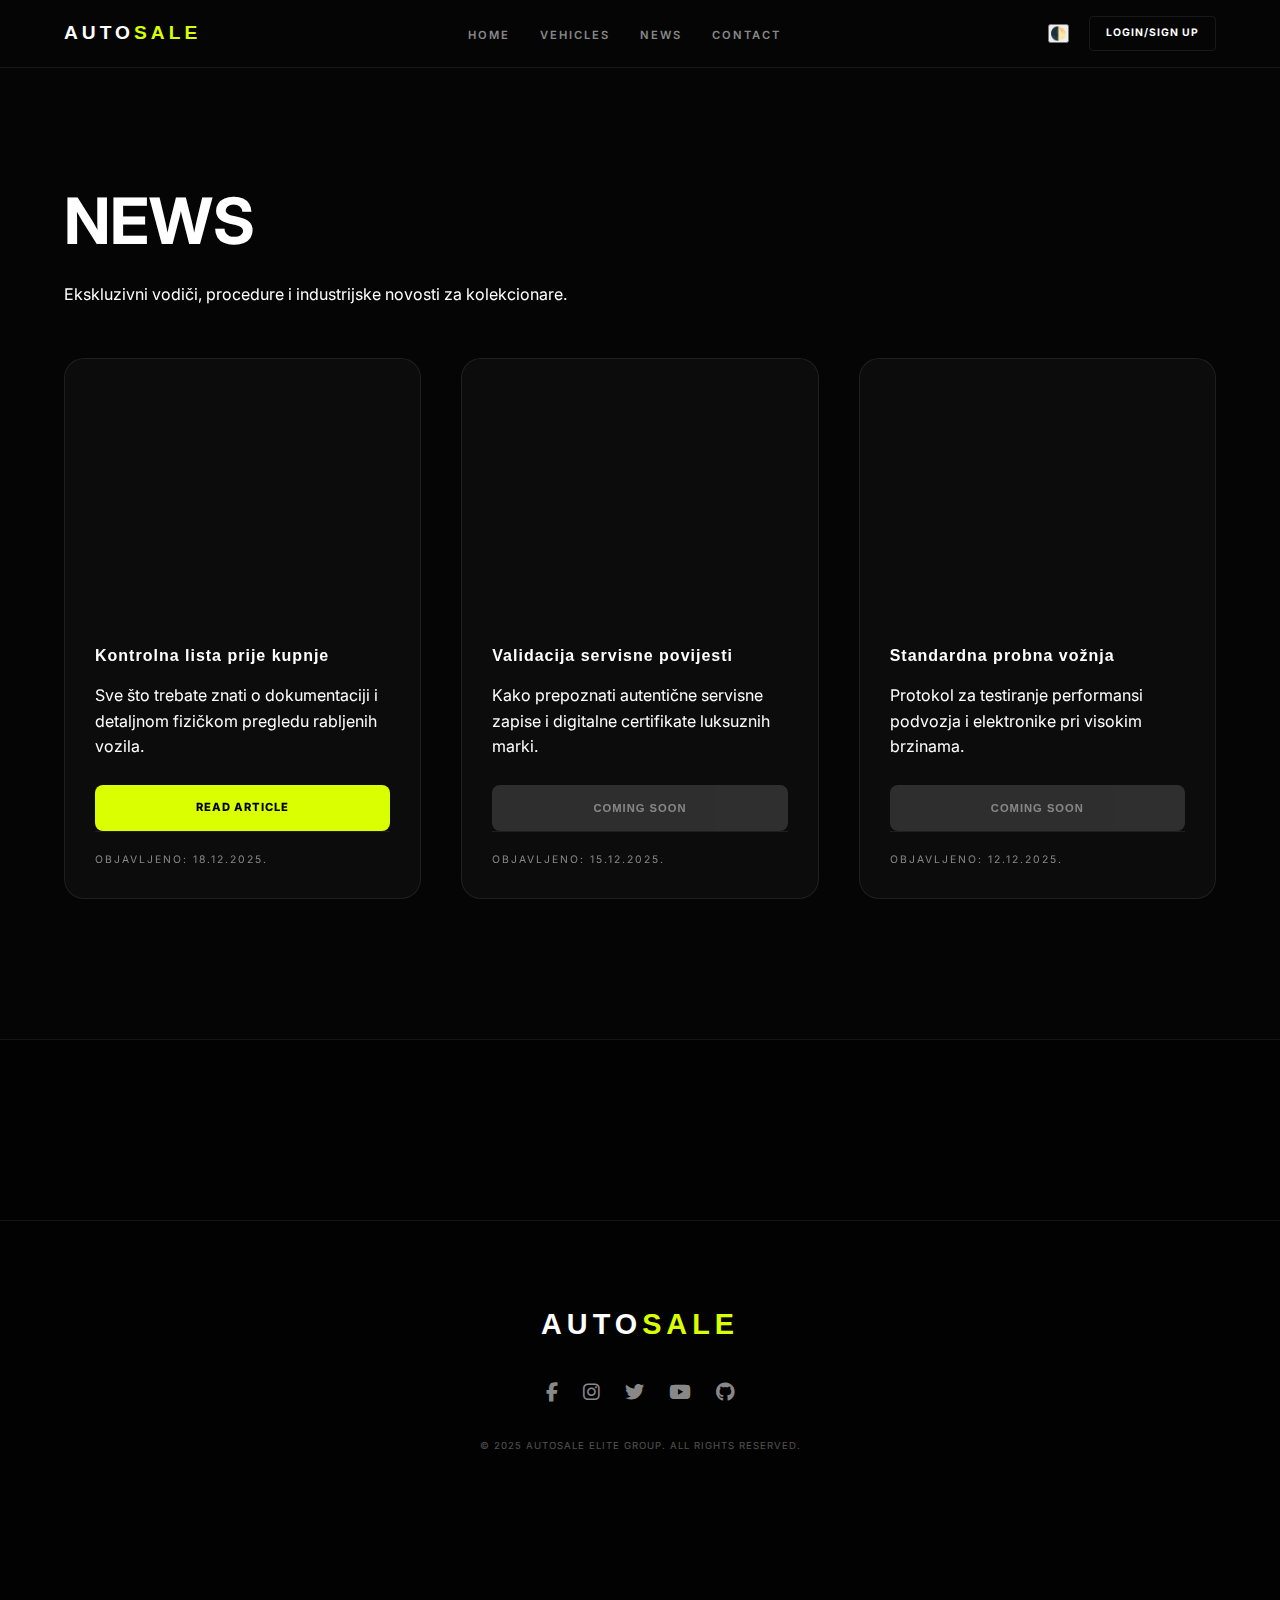
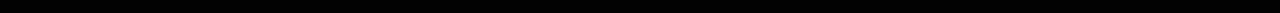
<file: src/news.html>
<!DOCTYPE html>
<html lang="hr" data-theme="dark">
<head>
    <meta charset="utf-8">
    <meta name="viewport" content="width=device-width, initial-scale=1">
    <title>AutoSale | News</title>
    
    <meta name="robots" content="noindex, nofollow">

    <link href="https://unpkg.com/aos@2.3.1/dist/aos.css" rel="stylesheet">
    <link href="https://fonts.googleapis.com/css2?family=Syncopate:wght@700&family=Inter:wght@300;400;600;800&display=swap" rel="stylesheet">
    <link rel="stylesheet" href="style.css">
    <link rel="stylesheet" href="https://cdnjs.cloudflare.com/ajax/libs/font-awesome/6.4.2/css/all.min.css">
    
    <style>
        .news-grid {
            display: grid;
            grid-template-columns: repeat(auto-fit, minmax(320px, 1fr));
            gap: 40px;
            margin-top: 50px;
        }
        .journal-card {
            background: var(--black-card);
            border: 1px solid var(--border);
            border-radius: 20px;
            overflow: hidden;
            transition: all 0.4s cubic-bezier(0.165, 0.84, 0.44, 1);
            display: flex;
            flex-direction: column;
            height: 100%;
        }
        .journal-card:hover {
            transform: translateY(-10px);
            border-color: var(--accent);
            box-shadow: 0 20px 40px rgba(0,0,0,0.3);
        }
        .journal-img {
            height: 240px;
            background-size: cover;
            background-position: center;
            transition: 0.5s;
        }
        .journal-card:hover .journal-img {
            transform: scale(1.05);
        }
        .journal-body {
            padding: 30px;
            flex-grow: 1;
            display: flex;
            flex-direction: column;
        }
        .journal-card h3 {
            font-family: 'Syncopate', sans-serif;
            font-size: 1rem;
            margin: 15px 0;
            line-height: 1.5;
            letter-spacing: 1px;
        }
        .journal-card .meta {
            font-size: 0.65rem;
            text-transform: uppercase;
            letter-spacing: 2px;
            color: var(--text-muted);
            margin-top: auto;
            padding-top: 20px;
            border-top: 1px solid var(--border);
        }
        .badge {
            display: inline-flex;
            align-items: center;
            gap: 8px;
            font-size: 0.6rem;
            text-transform: uppercase;
            letter-spacing: 2px;
            color: var(--accent);
            font-weight: 800;
        }
        .dot {
            width: 6px;
            height: 6px;
            background: var(--accent);
            border-radius: 50%;
        }
    </style>
</head>
<body>

<header class="site-header">
    <div class="nav-container">
        <a href="index.html" class="logo">AUTO<span>SALE</span></a>
        
        <ul class="nav-links">
            <li><a href="index.html">Home</a></li>
            <li><a href="gallery.html">Vehicles</a></li>
            <li><a href="news.html">News</a></li>
            <li><a href="contact.html">Contact</a></li>
        </ul>

        <div class="nav-right">
            <a href="kosarica.html" id="garage-link" class="cart-link" style="display: none;">GARAGE [<span id="cart-count">0</span>]</a>            <button id="themeToggle" class="theme-toggle-btn-menu">🌓</button>
            <a href="login.html" class="login-btn-top" id="login-trigger">Login/Sign Up</a>
            
            <div class="hamburger" id="hamburger">
                <span></span><span></span><span></span>
            </div>
        </div>
    </div>

    <div class="mobile-nav-overlay" id="mobile-menu">
        <ul class="mobile-links">
            <li><a href="index.html">Home</a></li>
            <li><a href="gallery.html">Vehicles</a></li>
            <li><a href="news.html">News</a></li>
            <li><a href="contact.html">Contact</a></li>
            <li><a href="login.html">Login/Sign Up</a></li>
        </ul>
    </div>
</header>

<main class="container" style="margin-top: 120px; min-height: 80vh;">
    <section style="padding: 40px 0;">
        <div class="section-head" data-aos="fade-right">
            <h1 class="syncopate" style="font-size: clamp(2.5rem, 8vw, 4rem); margin: 10px 0;">NEWS</h1>
            <p class="muted">Ekskluzivni vodiči, procedure i industrijske novosti za kolekcionare.</p>
        </div>

        <div class="news-grid">
            <article class="journal-card" data-aos="fade-up" data-aos-delay="100">
                <div style="overflow:hidden;">
                    <div class="journal-img" style="background-image: url('https://images.unsplash.com/photo-1486262715619-67b85e0b08d3?auto=format&fit=crop&w=800');"></div>
                </div>
                <div class="journal-body">
                    <h3 class="syncopate">Kontrolna lista prije kupnje</h3>
                    <p class="muted small" style="margin-bottom: 25px;">Sve što trebate znati o dokumentaciji i detaljnom fizičkom pregledu rabljenih vozila.</p>
                    <a class="btn-lux primary" href="news-1.html" style="width: 100%; text-align: center; font-size: 0.7rem;">READ ARTICLE</a>
                    <div class="meta">Objavljeno: 18.12.2025.</div>
                </div>
            </article>




            <article class="journal-card" data-aos="fade-up" data-aos-delay="200">
                <div style="overflow:hidden;">
                    <div class="journal-img" style="background-image: url('https://images.unsplash.com/photo-1550355291-bbee04a92027?auto=format&fit=crop&w=800');"></div>
                </div>
                <div class="journal-body">
                    <h3 class="syncopate">Validacija servisne povijesti</h3>
                    <p class="muted small" style="margin-bottom: 25px;">Kako prepoznati autentične servisne zapise i digitalne certifikate luksuznih marki.</p>
                    <button class="btn-lux" disabled style="width: 100%; text-align: center; font-size: 0.7rem; opacity: 0.5;">COMING SOON</button>
                    <div class="meta">Objavljeno: 15.12.2025.</div>
                </div>
            </article>

            <article class="journal-card" data-aos="fade-up" data-aos-delay="300">
                <div style="overflow:hidden;">
                    <div class="journal-img" style="background-image: url('https://images.unsplash.com/photo-1503376780353-7e6692767b70?auto=format&fit=crop&w=800');"></div>
                </div>
                <div class="journal-body">
                    <h3 class="syncopate">Standardna probna vožnja</h3>
                    <p class="muted small" style="margin-bottom: 25px;">Protokol za testiranje performansi podvozja i elektronike pri visokim brzinama.</p>
                    <button class="btn-lux" disabled style="width: 100%; text-align: center; font-size: 0.7rem; opacity: 0.5;">COMING SOON</button>
                    <div class="meta">Objavljeno: 12.12.2025.</div>
                </div>
            </article>
        </div>
    </section>
</main>

<footer>
    <div class="footer-container" style="text-align: center; padding: 80px 5%; border-top: 1px solid var(--border); background: #020202; margin-top: 100px;">
        <div class="logo syncopate" style="font-size: 1.8rem; letter-spacing: 5px;">
            AUTO<span>SALE</span>
        </div>

        <div class="social-icons">
            <a href="https://facebook.com"><i class="fa-brands fa-facebook-f"></i></a>
            <a href="https://instagram.com"><i class="fa-brands fa-instagram"></i></a>
            <a href="https://twitter.com"><i class="fa-brands fa-twitter"></i></a>
            <a href="https://youtube.com"><i class="fa-brands fa-youtube"></i></a>
            <a href="https://github.com/Destro365"><i class="fa-brands fa-github"></i></a>
        </div>

        <p style="opacity: 0.3; font-size: 0.6rem; letter-spacing: 1px; margin-top: 20px;">© 2025 AUTOSALE ELITE GROUP. ALL RIGHTS RESERVED.</p>
    </div>

    

</footer>

<script src="https://unpkg.com/aos@2.3.1/dist/aos.js"></script>
<script src="main.js"></script>
<script>
    AOS.init({ duration: 1000, once: true });
    
    const savedTheme = localStorage.getItem('theme') || 'dark';
    document.documentElement.setAttribute('data-theme', savedTheme);
</script>

</body>
</html>
</file>
<file: src/style.css>
/* --- 1. VARIJABLE I TEMA --- */
:root {
    --black-deep: #050505;
    --black-card: #0c0c0c;
    --accent: #d9ff00; 
    --text-main: #ffffff;
    --text-muted: #888888;
    --glass: rgba(255, 255, 255, 0.03);
    --border: rgba(255, 255, 255, 0.08);
    --transition: 0.4s cubic-bezier(0.165, 0.84, 0.44, 1);
    --hamburger-color: #ffffff; /* Bijela boja za dark mode */
    --hamburger-color: #111111; /* Crna/Tamna boja za light mode */
}

[data-theme="light"] {
    --black-deep: #f4f4f4;
    --black-card: #ffffff;
    --text-main: #111111;
    --text-muted: #666666;
    --border: rgba(0, 0, 0, 0.1);
}

/* --- 2. OSNOVNE POSTAVKE --- */
* { box-sizing: border-box; margin: 0; padding: 0; }
html { scroll-behavior: smooth; }
body { 
    background-color: var(--black-deep); 
    color: var(--text-main); 
    font-family: 'Inter', sans-serif;
    overflow-x: hidden;
    line-height: 1.6;
}

.container { width: 90%; max-width: 1400px; margin: 0 auto; }

/* --- 3. HEADER & NAVIGACIJA (POPRAVLJENO) --- */
.site-header {
    position: fixed; top: 0; width: 100%; z-index: 1000;
    padding: 1rem 0; background: var(--black-deep); 
    backdrop-filter: blur(15px); border-bottom: 1px solid var(--border);
}

.nav-container {
    width: 90%; max-width: 1400px; margin: 0 auto;
    display: flex; justify-content: space-between; align-items: center;
}

.logo { 
    font-family: 'Syncopate', sans-serif; font-size: 1.2rem; letter-spacing: 4px; 
    text-decoration: none; color: var(--text-main); font-weight: 700;
}
.logo span { color: var(--accent); }

.nav-links { display: flex; gap: 30px; list-style: none; align-items: center; }
.nav-links a { 
    color: var(--text-muted); text-decoration: none; text-transform: uppercase; 
    font-size: 0.7rem; letter-spacing: 2px; font-weight: 600; transition: var(--transition); 
}
.nav-links a:hover, .nav-links a.active { color: var(--accent); }

.nav-right { display: flex; align-items: center; gap: 20px; }

.login-btn-top {
    text-decoration: none; color: var(--text-main); font-size: 0.65rem;
    text-transform: uppercase; border: 1px solid var(--border);
    padding: 8px 16px; border-radius: 4px; letter-spacing: 1px;
    font-weight: 700; transition: var(--transition);
}

/* --- 4. HERO SEKCIJA --- */
.hero {
    height: 100vh; display: flex; align-items: center; justify-content: center;
    background: linear-gradient(rgba(0,0,0,0.6), var(--black-deep)), 
                url('img/Background.jpg');
    background-size: cover; background-position: center; text-align: center;
}
.hero-content h1 { 
    font-family: 'Syncopate', sans-serif; font-size: clamp(2.5rem, 10vw, 6rem); 
    line-height: 1; margin: 1.5rem 0; color: #fff; 
}

/* --- 5. SEARCH --- */
.search-container { margin-top: -60px; position: relative; z-index: 10; padding: 0 5%; }
.glass-search {
    background: rgba(15,15,15,0.8); backdrop-filter: blur(20px);
    border: 1px solid var(--border); border-radius: 20px; padding: 30px;
    display: flex; flex-wrap: wrap; gap: 20px; align-items: flex-end;
    justify-content: center; max-width: 1000px; margin: 0 auto;
}
.search-group { display: flex; flex-direction: column; gap: 10px; flex: 1; min-width: 200px; }
.search-group label { font-size: 0.6rem; text-transform: uppercase; letter-spacing: 1px; color: var(--text-muted); }
.search-group select, .search-group input {
    background: #000; border: 1px solid var(--border); color: #fff;
    padding: 12px; border-radius: 8px; outline: none;
}
.btn-search {
    background: var(--accent); color: #000; border: none; padding: 12px 30px;
    border-radius: 8px; font-weight: 800; text-transform: uppercase;
    cursor: pointer; height: 45px; transition: 0.3s;
}

/* --- 6. MARQUEE STRIP --- */
.marquee-strip { background: var(--accent); color: #000; padding: 15px 0; overflow: hidden; margin: 40px 0; }
.marquee-content { white-space: nowrap; display: inline-block; animation: marquee 30s linear infinite; font-size: 0.8rem; font-weight: 800; }
@keyframes marquee { from { transform: translateX(0); } to { transform: translateX(-50%); } }

/* --- 7. KATEGORIJE --- */
.filter-grid-main { display: flex; flex-wrap: wrap; justify-content: center; gap: 20px; padding: 40px 0; }
.f-item {
    background: var(--black-card); border: 1px solid var(--border);
    padding: 25px; border-radius: 20px; min-width: 140px;
    text-align: center; cursor: pointer; transition: var(--transition);
}
.f-item:hover { border-color: var(--accent); transform: translateY(-10px); background: #111; }
.f-item span { font-size: 2rem; display: block; margin-bottom: 10px; }
.f-item p { font-family: 'Syncopate'; font-size: 0.65rem; letter-spacing: 1px; }

/* --- 8. KARTICE VOZILA --- */
.grid-container { width: 90%; max-width: 1400px; margin: 80px auto; }
.car-grid { display: grid; grid-template-columns: repeat(auto-fill, minmax(350px, 1fr)); gap: 30px; }
.car-card { background: var(--black-card); border: 1px solid var(--border); border-radius: 20px; overflow: hidden; transition: var(--transition); }
.car-card:hover { transform: translateY(-10px); border-color: var(--accent); }
.car-img-wrap { height: 250px; overflow: hidden; }
.car-img-wrap img { width: 100%; height: 100%; object-fit: cover; }
.car-info { padding: 30px; }

/* --- 9. HAMBURGER & MOBILE OVERLAY  --- */
.hamburger { 
    display: none; cursor: pointer; flex-direction: column; gap: 6px; z-index: 1100;
}
.hamburger span { 
    width: 25px; 
    height: 2px; 
    background: var(--text-main); 
    transition: 0.3s; 
}
.hamburger.active span:nth-child(1) { transform: rotate(45deg) translate(5px, 5px); }
.hamburger.active span:nth-child(2) { opacity: 0; }
.hamburger.active span:nth-child(3) { transform: rotate(-45deg) translate(6px, -7px); }

.mobile-nav-overlay {
    position: fixed; 
    top: 0; 
    right: -100%; 
    width: 100%; 
    height: 100vh;
    background: var(--black-deep); 
    z-index: 1050; 
    transition: var(--transition);
    display: flex; 
    align-items: center; 
    justify-content: center;
}
.mobile-nav-overlay.open { right: 0; }

.mobile-links { list-style: none; text-align: center; }
.mobile-links li { margin: 30px 0; }
.mobile-links a { 
    font-family: 'Syncopate', sans-serif; 
    font-size: 1.5rem; 
    color: var(--text-main); 
    text-decoration: none; 
    text-transform: uppercase; 
}

@media (max-width: 992px) {
    .hamburger { display: flex; }
    .nav-links { display: none; }
    .login-btn-top { display: none; }
    .glass-search { flex-direction: column; align-items: stretch; }
    .f-item { min-width: 45%; }
}

/* --- 10. BUTTONS & UTILS --- */
.btn-lux {
    padding: 14px 28px; border: 1px solid var(--border); color: #ffffff;
    text-decoration: none; font-size: 0.7rem; font-weight: 800;
    text-transform: uppercase; letter-spacing: 2px; border-radius: 6px;
    transition: 0.3s; display: inline-block;
}
.btn-lux.primary { background: var(--accent); color: #000; border: none; }

.pulse-animation {
    animation: pulse 0.5s ease-out;
    color: var(--accent) !important;
}

@keyframes pulse {
    0% { transform: scale(1); }
    50% { transform: scale(1.3); text-shadow: 0 0 10px var(--accent); }
    100% { transform: scale(1); }
}

@keyframes slideIn {
    from { transform: translateX(120%); opacity: 0; }
    to { transform: translateX(0); opacity: 1; }
}

.card-buttons {
    display: flex;
    gap: 12px;
    margin-top: 25px;
}

.btn-lux {
    flex: 1;
    padding: 14px;
    border-radius: 8px;
    font-size: 0.75rem;
    font-weight: 800;
    text-transform: uppercase;
    letter-spacing: 1px;
    cursor: pointer;
    transition: all 0.3s ease;
    border: none;
    display: flex;
    align-items: center;
    justify-content: center;
}

.btn-lux.primary {
    background: var(--accent); 
    color: #000;
}
.btn-lux.primary:hover {
    filter: brightness(1.1);
    transform: translateY(-2px);
    box-shadow: 0 5px 15px rgba(217, 255, 0, 0.2);
}

.btn-lux.details-alt {
    background: rgba(255, 255, 255, 0.479); 
    color: #000000;
    border: 1px solid var(--border);
}
.btn-lux.details-alt:hover {
    background: #4dbb5f;
    color: #000;
    transform: translateY(-2px);
}

footer {
    border-top: 1px solid var(--border);
    background: #020202;
    margin-top: 100px;
    padding: 80px 0;
}

.footer-container {
    max-width: 1400px;
    margin: 0 auto;
    text-align: center;
}

.footer-container .logo {
    font-size: 1.8rem;
    letter-spacing: 5px;
    margin-bottom: 30px;
}

/* Stil za ikone */
.social-icons {
    display: flex;
    justify-content: center;
    gap: 25px;
    margin-bottom: 30px;
}

.social-icons a {
    color: var(--text-muted);
    font-size: 1.2rem;
    transition: var(--transition);
    text-decoration: none;
}

.social-icons a:hover {
    color: var(--accent); 
    transform: translateY(-3px);
}

.copyright {
    opacity: 0.3;
    font-size: 0.6rem;
    letter-spacing: 2px;
    text-transform: uppercase;
}

/* VIDEO*/

.video-section{
  width: 100%;
  background: #000;
  padding: 40px 0;
}

.video-wrapper{
  position: relative;
  width: 90%;
  max-width: 1400px;
  margin: 0 auto;
  border-radius: 22px;
  overflow: hidden;
  box-shadow: 0 30px 80px rgba(0,0,0,.8);
  cursor: pointer;
  border: 1px solid var(--border);
  background: #000;
}

.video-wrapper video{
  width: 100%;
  height: auto;
  display: block;
  object-fit: cover;
}

/* Lagani overlay da video bude vidljiviji */
.video-wrapper::after{
  content:"";
  position:absolute;
  inset:0;
  background: linear-gradient(
    to bottom,
    rgba(0,0,0,.12),
    rgba(0,0,0,.45)
  );
  pointer-events:none;
}

.video-wrapper.is-playing::after{
  background: rgba(0,0,0,.15);
}

/* Play/Replay gumb */
.video-play{
  position:absolute;
  top:50%;
  left:50%;
  transform:translate(-50%,-50%);
  width: 88px;
  height: 88px;
  border-radius: 50%;
  border: none;
  background: rgba(0,0,0,.72);
  color: var(--accent);
  font-size: 2.2rem;
  font-weight: 800;
  cursor: pointer;
  z-index: 5;
  transition: .22s ease;
}

.video-play:hover{
  transform: translate(-50%,-50%) scale(1.08);
}

/* “Tap/Click to play / replay” */
.video-tap{
  position:absolute;
  bottom: 18px;
  left:50%;
  transform:translateX(-50%);
  font-size: .7rem;
  letter-spacing: 2px;
  text-transform: uppercase;
  color: #fff;
  opacity: .75;
  z-index: 5;
}

.video-play.hidden,
.video-tap.hidden{
  opacity: 0;
  pointer-events: none;
}

/* Mobile */
@media (max-width: 768px){
  .video-section{ padding: 28px 0; }
  .video-play{
    width: 70px;
    height: 70px;
    font-size: 1.8rem;
  }
}


.cart-link {
    text-decoration: none;
    display: flex;
    align-items: center;
    gap: 5px;
    color: var(--text-main); 
    font-weight: 700;
    transition: var(--transition);
}

.cart-link i {
    color: var(--text-main) !important; 
    font-size: 1.1rem;
    transition: var(--transition);
}

.cart-link:hover i, 
.cart-link:hover {
    color: var(--accent) !important;
}

@media (max-width: 992px) {
    .cart-text {
        display: none;
    }
}
</file>
